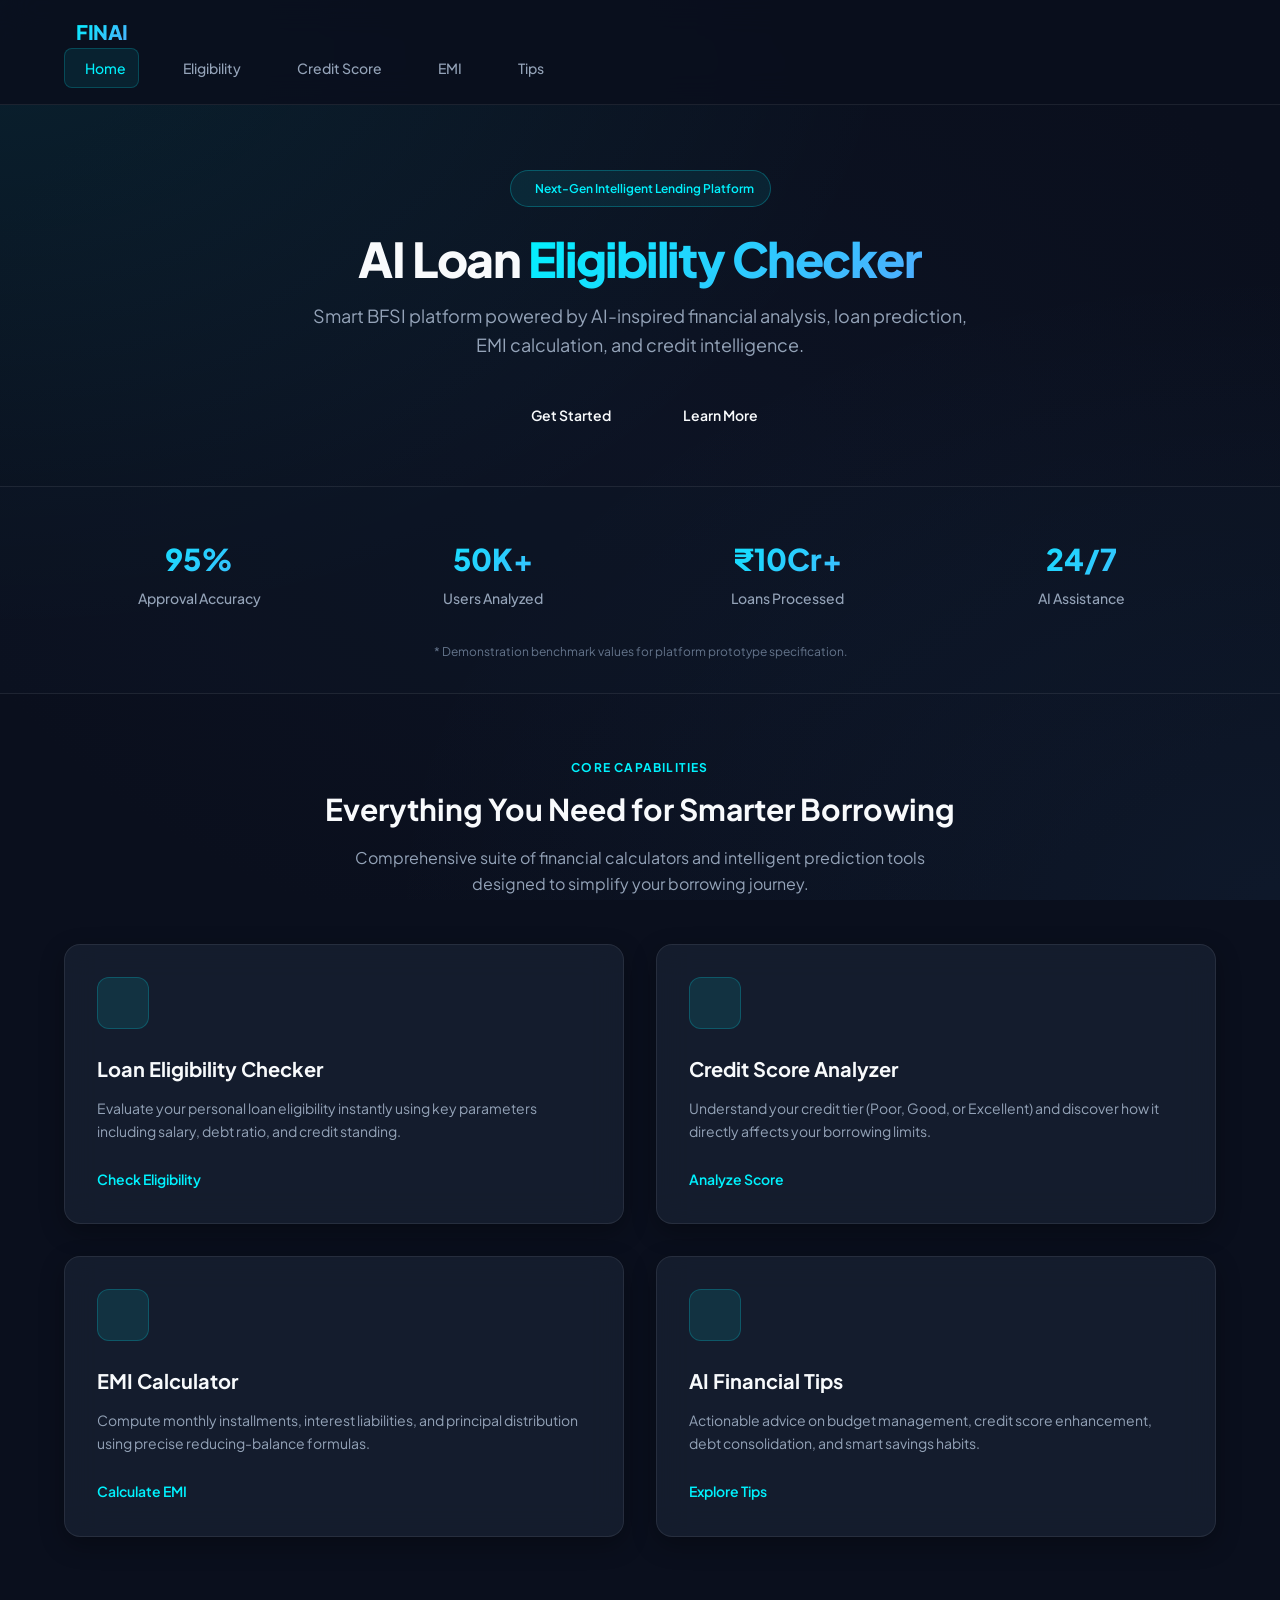
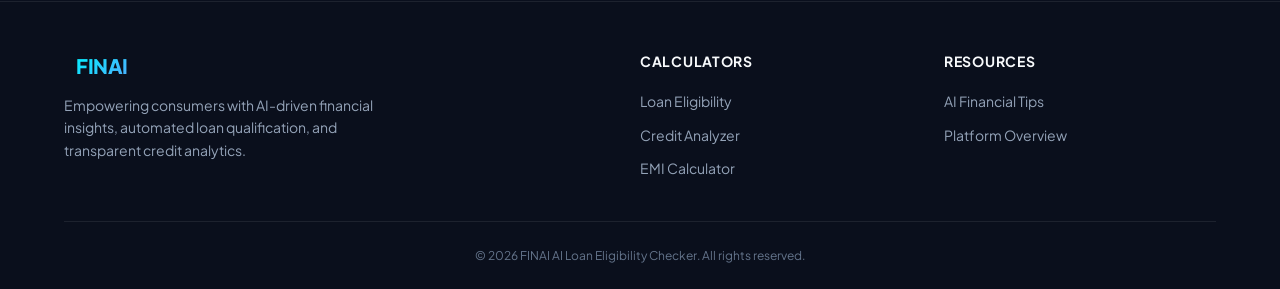
<file: index.html>
﻿<!DOCTYPE html>
<html lang=en>
<head>
  <meta charset=UTF-8>
  <meta name=viewport content=width=device-width, initial-scale=1.0>
  <title>FINAI | AI Loan Eligibility Checker</title>
  
  <!-- Google Fonts -->
  <link rel=preconnect href=https://fonts.googleapis.com>
  <link rel=preconnect href=https://fonts.gstatic.com crossorigin>
  <link href=https://fonts.googleapis.com/css2?family=Plus+Jakarta+Sans:wght@400;500;600;700;800&display=swap rel=stylesheet>
  
  <!-- Font Awesome -->
  <link rel=stylesheet href=https://cdnjs.cloudflare.com/ajax/libs/font-awesome/6.5.1/css/all.min.css>
  
  <!-- Custom Stylesheet -->
  <link rel=stylesheet href=css/style.css>
</head>
<body>
  <div class=page-wrapper>
    <!-- Navigation Bar -->
    <header class=navbar>
      <div class=container nav-container>
        <a href=index.html class=brand-logo>
          <i class=fa-solid fa-shield-halved></i>
          <span>FINAI</span>
        </a>

        <button class=nav-toggle aria-label=Toggle navigation>
          <i class=fa-solid fa-bars></i>
        </button>

        <nav class=nav-menu>
          <a href=index.html class=nav-link><i class=fa-solid fa-house></i> Home</a>
          <a href=eligibility.html class=nav-link><i class=fa-solid fa-calculator></i> Eligibility</a>
          <a href=credit-score.html class=nav-link><i class=fa-solid fa-chart-line></i> Credit Score</a>
          <a href=emi.html class=nav-link><i class=fa-solid fa-receipt></i> EMI</a>
          <a href=tips.html class=nav-link><i class=fa-solid fa-lightbulb></i> Tips</a>
        </nav>
      </div>
    </header>

    <!-- Main Content -->
    <main>
      <!-- Hero Section -->
      <section class=hero>
        <div class=container>
          <div class=hero-badge>
            <i class=fa-solid fa-bolt></i> Next-Gen Intelligent Lending Platform
          </div>
          <h1 class=hero-title>
            AI Loan <span class=gradient-text>Eligibility Checker</span>
          </h1>
          <p class=hero-subtitle>
            Smart BFSI platform powered by AI-inspired financial analysis, loan prediction, EMI calculation, and credit intelligence.
          </p>
          <div class=hero-actions>
            <a href=eligibility.html class=btn btn-primary>
              <i class=fa-solid fa-arrow-right></i> Get Started
            </a>
            <a href=tips.html class=btn btn-secondary>
              <i class=fa-solid fa-circle-info></i> Learn More
            </a>
          </div>
        </div>
      </section>

      <!-- Demonstration Metrics Section -->
      <section class=stats-section>
        <div class=container>
          <div class=stats-grid>
            <div class=stat-card>
              <div class=stat-value>95%</div>
              <div class=stat-label>Approval Accuracy</div>
            </div>
            <div class=stat-card>
              <div class=stat-value>50K+</div>
              <div class=stat-label>Users Analyzed</div>
            </div>
            <div class=stat-card>
              <div class=stat-value>₹10Cr+</div>
              <div class=stat-label>Loans Processed</div>
            </div>
            <div class=stat-card>
              <div class=stat-value>24/7</div>
              <div class=stat-label>AI Assistance</div>
            </div>
          </div>
          <p class=stats-disclaimer>* Demonstration benchmark values for platform prototype specification.</p>
        </div>
      </section>

      <!-- Feature Cards Section -->
      <section class=container>
        <div class=section-header>
          <div class=section-tag>Core Capabilities</div>
          <h2 class=section-title>Everything You Need for Smarter Borrowing</h2>
          <p class=section-desc>Comprehensive suite of financial calculators and intelligent prediction tools designed to simplify your borrowing journey.</p>
        </div>

        <div class=features-grid>
          <!-- Card 1: Loan Eligibility -->
          <div class=glass-card feature-card>
            <div>
              <div class=feature-icon-wrapper>
                <i class=fa-solid fa-hand-holding-dollar></i>
              </div>
              <h3 class=feature-title>Loan Eligibility Checker</h3>
              <p class=feature-desc>
                Evaluate your personal loan eligibility instantly using key parameters including salary, debt ratio, and credit standing.
              </p>
            </div>
            <a href=eligibility.html class=feature-link>
              Check Eligibility <i class=fa-solid fa-chevron-right></i>
            </a>
          </div>

          <!-- Card 2: Credit Score Analyzer -->
          <div class=glass-card feature-card>
            <div>
              <div class=feature-icon-wrapper>
                <i class=fa-solid fa-chart-pie></i>
              </div>
              <h3 class=feature-title>Credit Score Analyzer</h3>
              <p class=feature-desc>
                Understand your credit tier (Poor, Good, or Excellent) and discover how it directly affects your borrowing limits.
              </p>
            </div>
            <a href=credit-score.html class=feature-link>
              Analyze Score <i class=fa-solid fa-chevron-right></i>
            </a>
          </div>

          <!-- Card 3: EMI Calculator -->
          <div class=glass-card feature-card>
            <div>
              <div class=feature-icon-wrapper>
                <i class=fa-solid fa-calculator></i>
              </div>
              <h3 class=feature-title>EMI Calculator</h3>
              <p class=feature-desc>
                Compute monthly installments, interest liabilities, and principal distribution using precise reducing-balance formulas.
              </p>
            </div>
            <a href=emi.html class=feature-link>
              Calculate EMI <i class=fa-solid fa-chevron-right></i>
            </a>
          </div>

          <!-- Card 4: AI Financial Tips -->
          <div class=glass-card feature-card>
            <div>
              <div class=feature-icon-wrapper>
                <i class=fa-solid fa-brain></i>
              </div>
              <h3 class=feature-title>AI Financial Tips</h3>
              <p class=feature-desc>
                Actionable advice on budget management, credit score enhancement, debt consolidation, and smart savings habits.
              </p>
            </div>
            <a href=tips.html class=feature-link>
              Explore Tips <i class=fa-solid fa-chevron-right></i>
            </a>
          </div>
        </div>
      </section>
    </main>

    <!-- Footer -->
    <footer class=footer>
      <div class=container>
        <div class=footer-grid>
          <div>
            <div class=brand-logo>
              <i class=fa-solid fa-shield-halved></i>
              <span>FINAI</span>
            </div>
            <p class=footer-desc>
              Empowering consumers with AI-driven financial insights, automated loan qualification, and transparent credit analytics.
            </p>
          </div>

          <div>
            <h4 class=footer-heading>Calculators</h4>
            <ul class=footer-links>
              <li><a href=eligibility.html>Loan Eligibility</a></li>
              <li><a href=credit-score.html>Credit Analyzer</a></li>
              <li><a href=emi.html>EMI Calculator</a></li>
            </ul>
          </div>

          <div>
            <h4 class=footer-heading>Resources</h4>
            <ul class=footer-links>
              <li><a href=tips.html>AI Financial Tips</a></li>
              <li><a href=index.html>Platform Overview</a></li>
            </ul>
          </div>
        </div>

        <div class=footer-bottom>
          <p>&copy; 2026 FINAI AI Loan Eligibility Checker. All rights reserved.</p>
        </div>
      </div>
    </footer>
  </div>

  <script src=js/script.js></script>
</body>
</html>
</file>
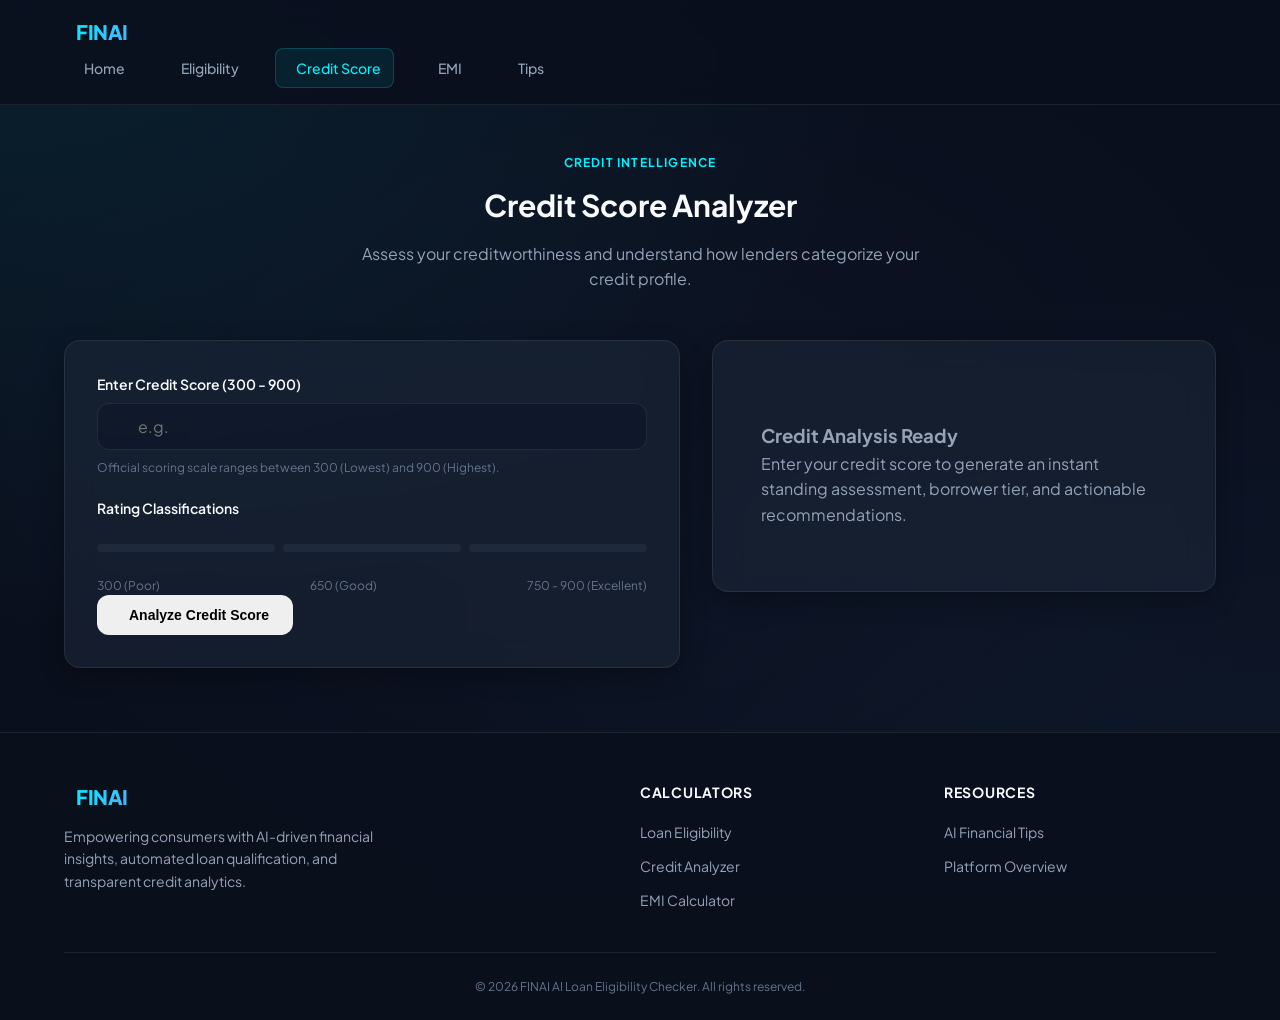
<file: credit-score.html>
﻿<!DOCTYPE html>
<html lang=en>
<head>
  <meta charset=UTF-8>
  <meta name=viewport content=width=device-width, initial-scale=1.0>
  <title>Credit Score Analyzer | FINAI</title>
  
  <!-- Google Fonts -->
  <link rel=preconnect href=https://fonts.googleapis.com>
  <link rel=preconnect href=https://fonts.gstatic.com crossorigin>
  <link href=https://fonts.googleapis.com/css2?family=Plus+Jakarta+Sans:wght@400;500;600;700;800&display=swap rel=stylesheet>
  
  <!-- Font Awesome -->
  <link rel=stylesheet href=https://cdnjs.cloudflare.com/ajax/libs/font-awesome/6.5.1/css/all.min.css>
  
  <!-- Custom Stylesheet -->
  <link rel=stylesheet href=css/style.css>
</head>
<body>
  <div class=page-wrapper>
    <!-- Navigation Bar -->
    <header class=navbar>
      <div class=container nav-container>
        <a href=index.html class=brand-logo>
          <i class=fa-solid fa-shield-halved></i>
          <span>FINAI</span>
        </a>

        <button class=nav-toggle aria-label=Toggle navigation>
          <i class=fa-solid fa-bars></i>
        </button>

        <nav class=nav-menu>
          <a href=index.html class=nav-link><i class=fa-solid fa-house></i> Home</a>
          <a href=eligibility.html class=nav-link><i class=fa-solid fa-calculator></i> Eligibility</a>
          <a href=credit-score.html class=nav-link active><i class=fa-solid fa-chart-line></i> Credit Score</a>
          <a href=emi.html class=nav-link><i class=fa-solid fa-receipt></i> EMI</a>
          <a href=tips.html class=nav-link><i class=fa-solid fa-lightbulb></i> Tips</a>
        </nav>
      </div>
    </header>

    <!-- Main Section -->
    <main class=app-section>
      <div class=container>
        <div class=section-header>
          <div class=section-tag>Credit Intelligence</div>
          <h1 class=section-title>Credit Score Analyzer</h1>
          <p class=section-desc>Assess your creditworthiness and understand how lenders categorize your credit profile.</p>
        </div>

        <div class=calculator-layout>
          <!-- Input Form Panel -->
          <div class=glass-card>
            <form id=credit-score-form>
              <div class=form-group>
                <label for=credit-score-input class=form-label>Enter Credit Score (300 - 900)</label>
                <div class=form-input-wrapper>
                  <i class=fa-solid fa-gauge-high form-input-icon></i>
                  <input type=number id=credit-score-input class=form-input placeholder=e.g. 780 min=300 max=900 required>
                </div>
                <div class=form-helper>Official scoring scale ranges between 300 (Lowest) and 900 (Highest).</div>
              </div>

              <!-- Score Classification Visual Guide -->
              <div style=margin-top: 24px;>
                <label class=form-label>Rating Classifications</label>
                <div class=score-scale>
                  <div class=score-bar poor title=300 - 649: Poor></div>
                  <div class=score-bar good title=650 - 749: Good></div>
                  <div class=score-bar excellent title=750 - 900: Excellent></div>
                </div>
                <div class=score-legend>
                  <span>300 (Poor)</span>
                  <span>650 (Good)</span>
                  <span>750 - 900 (Excellent)</span>
                </div>
              </div>

              <button type=submit class=btn btn-primary btn-block style=margin-top: 28px;>
                <i class=fa-solid fa-magnifying-glass-chart></i> Analyze Credit Score
              </button>
            </form>
          </div>

          <!-- Result Panel -->
          <div class=glass-card result-box>
            <!-- Initial Empty State -->
            <div id=result-placeholder class=result-placeholder>
              <i class=fa-solid fa-chart-simple></i>
              <h3>Credit Analysis Ready</h3>
              <p>Enter your credit score to generate an instant standing assessment, borrower tier, and actionable recommendations.</p>
            </div>

            <!-- Result Content State -->
            <div id=result-content class=result-content>
              <div id=credit-status-badge class=result-badge badge-success>Excellent</div>
              <div class=result-detail-label>Your Credit Score</div>
              <div id=display-score class=result-metric-large>780</div>
              
              <div class=glass-panel style=margin: 16px 0; text-align: left;>
                <h4 style=font-size: 0.875rem; color: var(--accent-cyan); margin-bottom: 6px;>
                  <i class=fa-solid fa-circle-info></i> Assessment
                </h4>
                <p id=credit-assessment style=font-size: 0.875rem; color: var(--text-secondary);></p>
              </div>

              <div class=glass-panel style=margin-bottom: 20px; text-align: left;>
                <h4 style=font-size: 0.875rem; color: var(--accent-cyan); margin-bottom: 6px;>
                  <i class=fa-solid fa-lightbulb></i> Recommended Action
                </h4>
                <p id=credit-advice style=font-size: 0.875rem; color: var(--text-secondary);></p>
              </div>

              <a href=eligibility.html class=btn btn-secondary btn-block>
                <i class=fa-solid fa-calculator></i> Check Loan Eligibility Now
              </a>
            </div>
          </div>
        </div>
      </div>
    </main>

    <!-- Footer -->
    <footer class=footer>
      <div class=container>
        <div class=footer-grid>
          <div>
            <div class=brand-logo>
              <i class=fa-solid fa-shield-halved></i>
              <span>FINAI</span>
            </div>
            <p class=footer-desc>
              Empowering consumers with AI-driven financial insights, automated loan qualification, and transparent credit analytics.
            </p>
          </div>
          <div>
            <h4 class=footer-heading>Calculators</h4>
            <ul class=footer-links>
              <li><a href=eligibility.html>Loan Eligibility</a></li>
              <li><a href=credit-score.html>Credit Analyzer</a></li>
              <li><a href=emi.html>EMI Calculator</a></li>
            </ul>
          </div>
          <div>
            <h4 class=footer-heading>Resources</h4>
            <ul class=footer-links>
              <li><a href=tips.html>AI Financial Tips</a></li>
              <li><a href=index.html>Platform Overview</a></li>
            </ul>
          </div>
        </div>
        <div class=footer-bottom>
          <p>&copy; 2026 FINAI AI Loan Eligibility Checker. All rights reserved.</p>
        </div>
      </div>
    </footer>
  </div>

  <script src=js/script.js></script>
  <script src=js/credit-score.js></script>
</body>
</html>
</file>
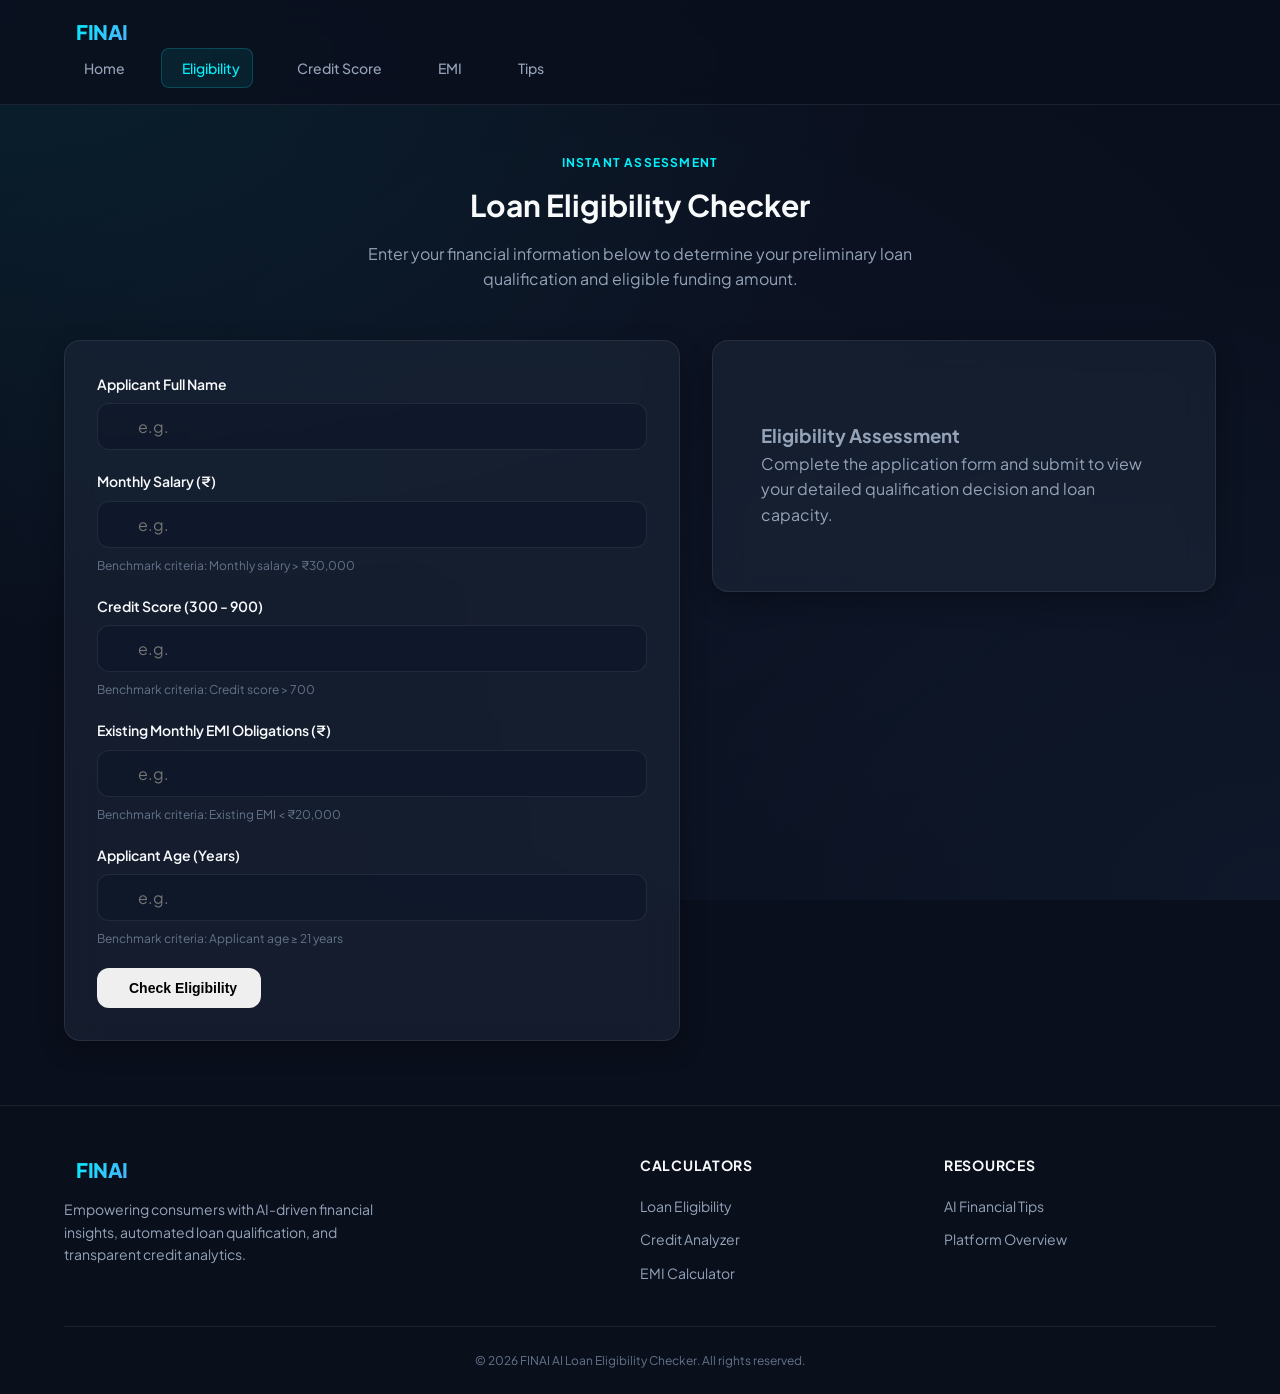
<file: eligibility.html>
<!DOCTYPE html>
<html lang=en>
<head>
  <meta charset=UTF-8>
  <meta name=viewport content=width=device-width, initial-scale=1.0>
  <title>Loan Eligibility Checker | FINAI</title>
  
  <!-- Google Fonts -->
  <link rel=preconnect href=https://fonts.googleapis.com>
  <link rel=preconnect href=https://fonts.gstatic.com crossorigin>
  <link href=https://fonts.googleapis.com/css2?family=Plus+Jakarta+Sans:wght@400;500;600;700;800&display=swap rel=stylesheet>
  
  <!-- Font Awesome -->
  <link rel=stylesheet href=https://cdnjs.cloudflare.com/ajax/libs/font-awesome/6.5.1/css/all.min.css>
  
  <!-- Custom Stylesheet -->
  <link rel=stylesheet href=css/style.css>
</head>
<body>
  <div class=page-wrapper>
    <!-- Navigation Bar -->
    <header class=navbar>
      <div class=container nav-container>
        <a href=index.html class=brand-logo>
          <i class=fa-solid fa-shield-halved></i>
          <span>FINAI</span>
        </a>

        <button class=nav-toggle aria-label=Toggle navigation>
          <i class=fa-solid fa-bars></i>
        </button>

        <nav class=nav-menu>
          <a href=index.html class=nav-link><i class=fa-solid fa-house></i> Home</a>
          <a href=eligibility.html class=nav-link active><i class=fa-solid fa-calculator></i> Eligibility</a>
          <a href=credit-score.html class=nav-link><i class=fa-solid fa-chart-line></i> Credit Score</a>
          <a href=emi.html class=nav-link><i class=fa-solid fa-receipt></i> EMI</a>
          <a href=tips.html class=nav-link><i class=fa-solid fa-lightbulb></i> Tips</a>
        </nav>
      </div>
    </header>

    <!-- Main Section -->
    <main class=app-section>
      <div class=container>
        <div class=section-header>
          <div class=section-tag>Instant Assessment</div>
          <h1 class=section-title>Loan Eligibility Checker</h1>
          <p class=section-desc>Enter your financial information below to determine your preliminary loan qualification and eligible funding amount.</p>
        </div>

        <div class=calculator-layout>
          <!-- Input Form Panel -->
          <div class=glass-card>
            <form id=eligibility-form>
              <!-- Applicant Name -->
              <div class=form-group>
                <label for=applicant-name class=form-label>Applicant Full Name</label>
                <div class=form-input-wrapper>
                  <i class=fa-solid fa-user form-input-icon></i>
                  <input type=text id=applicant-name class=form-input placeholder=e.g. John Doe required>
                </div>
              </div>

              <!-- Monthly Salary -->
              <div class=form-group>
                <label for=monthly-salary class=form-label>Monthly Salary (₹)</label>
                <div class=form-input-wrapper>
                  <i class=fa-solid fa-indian-rupee-sign form-input-icon></i>
                  <input type=number id=monthly-salary class=form-input placeholder=e.g. 45000 min=0 required>
                </div>
                <div class=form-helper>Benchmark criteria: Monthly salary &gt; ₹30,000</div>
              </div>

              <!-- Credit Score -->
              <div class=form-group>
                <label for=credit-score class=form-label>Credit Score (300 - 900)</label>
                <div class=form-input-wrapper>
                  <i class=fa-solid fa-gauge-high form-input-icon></i>
                  <input type=number id=credit-score class=form-input placeholder=e.g. 750 min=300 max=900 required>
                </div>
                <div class=form-helper>Benchmark criteria: Credit score &gt; 700</div>
              </div>

              <!-- Existing EMI Obligations -->
              <div class=form-group>
                <label for=existing-emi class=form-label>Existing Monthly EMI Obligations (₹)</label>
                <div class=form-input-wrapper>
                  <i class=fa-solid fa-money-bill-wave form-input-icon></i>
                  <input type=number id=existing-emi class=form-input placeholder=e.g. 8000 min=0 required>
                </div>
                <div class=form-helper>Benchmark criteria: Existing EMI &lt; ₹20,000</div>
              </div>

              <!-- Applicant Age -->
              <div class=form-group>
                <label for=applicant-age class=form-label>Applicant Age (Years)</label>
                <div class=form-input-wrapper>
                  <i class=fa-solid fa-cake-candles form-input-icon></i>
                  <input type=number id=applicant-age class=form-input placeholder=e.g. 28 min=18 max=100 required>
                </div>
                <div class=form-helper>Benchmark criteria: Applicant age &ge; 21 years</div>
              </div>

              <button type=submit class=btn btn-primary btn-block style=margin-top: 24px;>
                <i class=fa-solid fa-circle-check></i> Check Eligibility
              </button>
            </form>
          </div>

          <!-- Results Panel -->
          <div class=glass-card result-box>
            <!-- Initial Empty State -->
            <div id=result-placeholder class=result-placeholder>
              <i class=fa-solid fa-file-invoice-dollar></i>
              <h3>Eligibility Assessment</h3>
              <p>Complete the application form and submit to view your detailed qualification decision and loan capacity.</p>
            </div>

            <!-- Result Content State -->
            <div id=result-content class=result-content>
              <div id=eligibility-status class=result-badge badge-success>Eligible for Loan</div>
              <div class=result-detail-label>Maximum Eligible Loan Amount</div>
              <div id=eligible-amount class=result-metric-large>₹9,00,000</div>
              
              <p id=eligibility-reason style=font-size: 0.875rem; color: var(--text-secondary); margin: 16px 0;></p>

              <div class="result-details-list">
                <div class="result-detail-item">
                  <span class="result-detail-label">Applicant</span>
                  <span id="res-applicant-name" class="result-detail-value">-</span>
                </div>
                <div class="result-detail-item">
                  <span class="result-detail-label">Monthly Salary</span>
                  <span id="res-salary" class="result-detail-value">-</span>
                </div>
                <div class="result-detail-item">
                  <span class="result-detail-label">Credit Score</span>
                  <span id="res-credit-score" class="result-detail-value">-</span>
                </div>
                <div class="result-detail-item">
                  <span class="result-detail-label">Existing EMI</span>
                  <span id="res-emi" class="result-detail-value">-</span>
                </div>
                <div class="result-detail-item">
                  <span class="result-detail-label">Applicant Age</span>
                  <span id="res-age" class="result-detail-value">-</span>
                </div>
              </div>

              <!-- Secondary Sync Status -->
              <div id="sheets-sync-status" style="display: none; margin-top: 14px; font-size: 0.75rem; color: var(--text-muted); text-align: center;">
                <i class="fa-solid fa-cloud-arrow-up"></i> <span id="sheets-sync-message">Record saved</span>
              </div>

              <a href="emi.html" class="btn btn-secondary btn-block" style="margin-top: 16px;">
                <i class="fa-solid fa-calculator"></i> Calculate Repayment EMI
              </a>
            </div>
          </div>
        </div>
      </div>
    </main>

    <!-- Footer -->
    <footer class=footer>
      <div class=container>
        <div class=footer-grid>
          <div>
            <div class=brand-logo>
              <i class=fa-solid fa-shield-halved></i>
              <span>FINAI</span>
            </div>
            <p class=footer-desc>
              Empowering consumers with AI-driven financial insights, automated loan qualification, and transparent credit analytics.
            </p>
          </div>
          <div>
            <h4 class=footer-heading>Calculators</h4>
            <ul class=footer-links>
              <li><a href=eligibility.html>Loan Eligibility</a></li>
              <li><a href=credit-score.html>Credit Analyzer</a></li>
              <li><a href=emi.html>EMI Calculator</a></li>
            </ul>
          </div>
          <div>
            <h4 class=footer-heading>Resources</h4>
            <ul class=footer-links>
              <li><a href=tips.html>AI Financial Tips</a></li>
              <li><a href=index.html>Platform Overview</a></li>
            </ul>
          </div>
        </div>
        <div class=footer-bottom>
          <p>&copy; 2026 FINAI AI Loan Eligibility Checker. All rights reserved.</p>
        </div>
      </div>
    </footer>
  </div>

  <script src="js/config.js"></script>
  <script src="js/script.js"></script>
  <script src="js/sheets.js"></script>
  <script src="js/ai.js"></script>
  <script src="js/eligibility.js"></script>
</body>
</html>
</file>
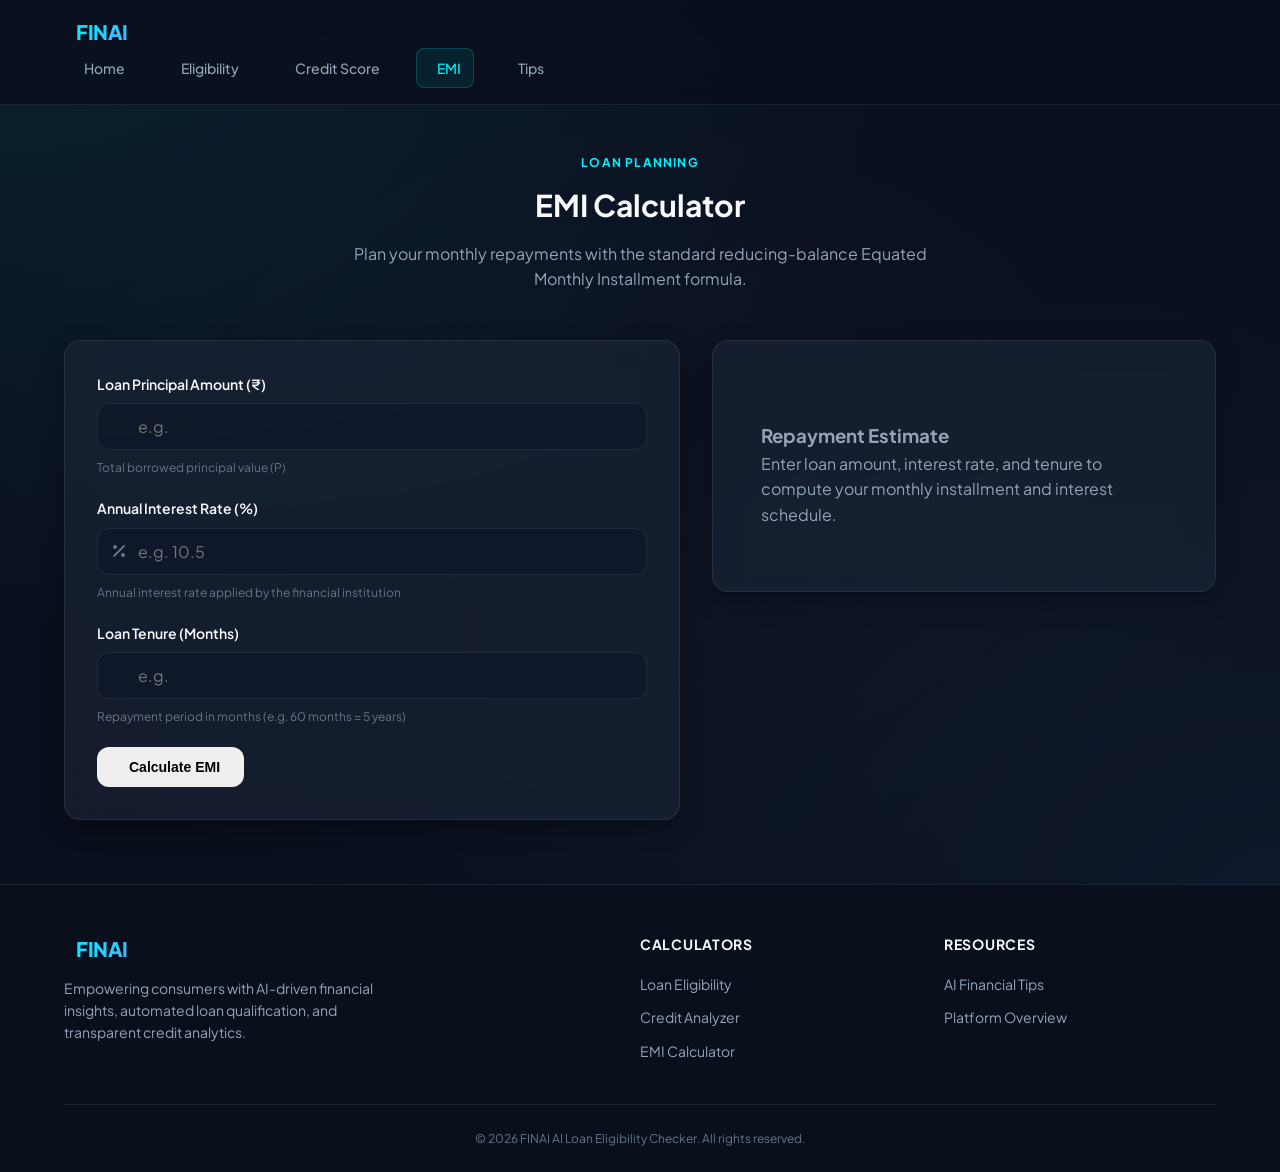
<file: emi.html>
<!DOCTYPE html>
<html lang=en>
<head>
  <meta charset=UTF-8>
  <meta name=viewport content=width=device-width, initial-scale=1.0>
  <title>EMI Calculator | FINAI</title>
  
  <!-- Google Fonts -->
  <link rel=preconnect href=https://fonts.googleapis.com>
  <link rel=preconnect href=https://fonts.gstatic.com crossorigin>
  <link href=https://fonts.googleapis.com/css2?family=Plus+Jakarta+Sans:wght@400;500;600;700;800&display=swap rel=stylesheet>
  
  <!-- Font Awesome -->
  <link rel=stylesheet href=https://cdnjs.cloudflare.com/ajax/libs/font-awesome/6.5.1/css/all.min.css>
  
  <!-- Custom Stylesheet -->
  <link rel=stylesheet href=css/style.css>
</head>
<body>
  <div class=page-wrapper>
    <!-- Navigation Bar -->
    <header class=navbar>
      <div class=container nav-container>
        <a href=index.html class=brand-logo>
          <i class=fa-solid fa-shield-halved></i>
          <span>FINAI</span>
        </a>

        <button class=nav-toggle aria-label=Toggle navigation>
          <i class=fa-solid fa-bars></i>
        </button>

        <nav class=nav-menu>
          <a href=index.html class=nav-link><i class=fa-solid fa-house></i> Home</a>
          <a href=eligibility.html class=nav-link><i class=fa-solid fa-calculator></i> Eligibility</a>
          <a href=credit-score.html class=nav-link><i class=fa-solid fa-chart-line></i> Credit Score</a>
          <a href=emi.html class=nav-link active><i class=fa-solid fa-receipt></i> EMI</a>
          <a href=tips.html class=nav-link><i class=fa-solid fa-lightbulb></i> Tips</a>
        </nav>
      </div>
    </header>

    <!-- Main Section -->
    <main class=app-section>
      <div class=container>
        <div class=section-header>
          <div class=section-tag>Loan Planning</div>
          <h1 class=section-title>EMI Calculator</h1>
          <p class=section-desc>Plan your monthly repayments with the standard reducing-balance Equated Monthly Installment formula.</p>
        </div>

        <div class=calculator-layout>
          <!-- Input Form Panel -->
          <div class=glass-card>
            <form id=emi-form>
              <!-- Loan Amount -->
              <div class=form-group>
                <label for=loan-amount class=form-label>Loan Principal Amount (₹)</label>
                <div class=form-input-wrapper>
                  <i class=fa-solid fa-indian-rupee-sign form-input-icon></i>
                  <input type=number id=loan-amount class=form-input placeholder=e.g. 500000 min=1000 required>
                </div>
                <div class=form-helper>Total borrowed principal value (P)</div>
              </div>

              <!-- Annual Interest Rate -->
              <div class="form-group">
                <label for="interest-rate" class="form-label">Annual Interest Rate (%)</label>
                <div class="form-input-wrapper">
                  <i class="fa-solid fa-percent form-input-icon"></i>
                  <input type="number" step="0.01" id="interest-rate" class="form-input" placeholder="e.g. 10.5" min="0" max="50" required>
                </div>
                <div class="form-helper">Annual interest rate applied by the financial institution</div>
              </div>

              <!-- Loan Tenure -->
              <div class=form-group>
                <label for=loan-tenure class=form-label>Loan Tenure (Months)</label>
                <div class=form-input-wrapper>
                  <i class=fa-solid fa-calendar-days form-input-icon></i>
                  <input type=number id=loan-tenure class=form-input placeholder=e.g. 60 min=1 max=360 required>
                </div>
                <div class=form-helper>Repayment period in months (e.g. 60 months = 5 years)</div>
              </div>

              <button type=submit class=btn btn-primary btn-block style=margin-top: 24px;>
                <i class=fa-solid fa-calculator></i> Calculate EMI
              </button>
            </form>
          </div>

          <!-- Results Panel -->
          <div class=glass-card result-box>
            <!-- Initial Empty State -->
            <div id=result-placeholder class=result-placeholder>
              <i class=fa-solid fa-calculator></i>
              <h3>Repayment Estimate</h3>
              <p>Enter loan amount, interest rate, and tenure to compute your monthly installment and interest schedule.</p>
            </div>

            <!-- Result Content State -->
            <div id=result-content class=result-content>
              <div class=result-badge badge-success>Calculated Installment</div>
              <div class=result-detail-label>Monthly EMI Payment</div>
              <div id=res-emi-amount class=result-metric-large>₹0</div>

              <div class=result-details-list>
                <div class=result-detail-item>
                  <span class=result-detail-label>Principal Amount</span>
                  <span id=res-principal class=result-detail-value>₹0</span>
                </div>
                <div class=result-detail-item>
                  <span class=result-detail-label>Total Interest Payable</span>
                  <span id=res-total-interest class=result-detail-value>₹0</span>
                </div>
                <div class=result-detail-item>
                  <span class=result-detail-label>Total Amount Payable</span>
                  <span id=res-total-payable class=result-detail-value>₹0</span>
                </div>
                <div class=result-detail-item>
                  <span class=result-detail-label>Tenure Duration</span>
                  <span id=res-tenure-months class=result-detail-value>0 Months</span>
                </div>
              </div>

              <a href=tips.html class=btn btn-secondary btn-block style=margin-top: 20px;>
                <i class=fa-solid fa-lightbulb></i> View EMI Optimization Tips
              </a>
            </div>
          </div>
        </div>
      </div>
    </main>

    <!-- Footer -->
    <footer class=footer>
      <div class=container>
        <div class=footer-grid>
          <div>
            <div class=brand-logo>
              <i class=fa-solid fa-shield-halved></i>
              <span>FINAI</span>
            </div>
            <p class=footer-desc>
              Empowering consumers with AI-driven financial insights, automated loan qualification, and transparent credit analytics.
            </p>
          </div>
          <div>
            <h4 class=footer-heading>Calculators</h4>
            <ul class=footer-links>
              <li><a href=eligibility.html>Loan Eligibility</a></li>
              <li><a href=credit-score.html>Credit Analyzer</a></li>
              <li><a href=emi.html>EMI Calculator</a></li>
            </ul>
          </div>
          <div>
            <h4 class=footer-heading>Resources</h4>
            <ul class=footer-links>
              <li><a href=tips.html>AI Financial Tips</a></li>
              <li><a href=index.html>Platform Overview</a></li>
            </ul>
          </div>
        </div>
        <div class=footer-bottom>
          <p>&copy; 2026 FINAI AI Loan Eligibility Checker. All rights reserved.</p>
        </div>
      </div>
    </footer>
  </div>

  <script src=js/script.js></script>
  <script src=js/emi.js></script>
</body>
</html>
</file>
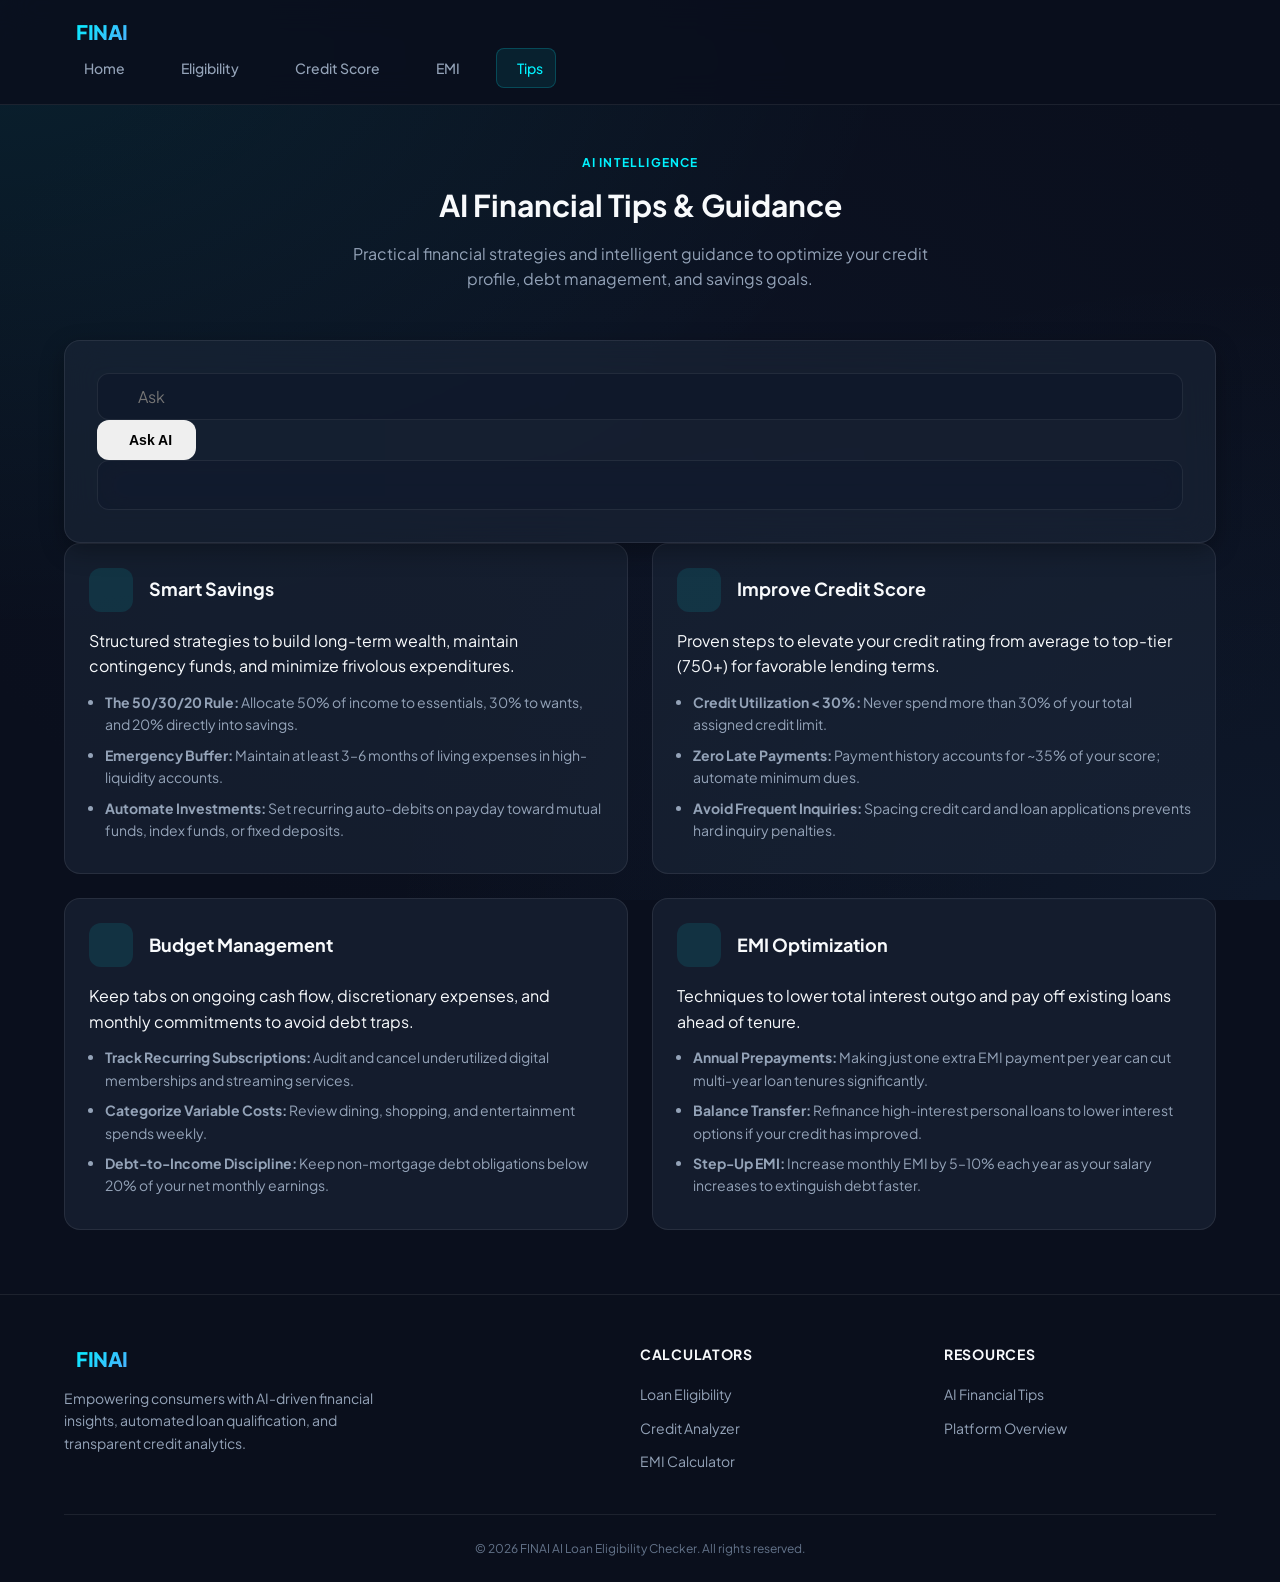
<file: tips.html>
<!DOCTYPE html>
<html lang=en>
<head>
  <meta charset=UTF-8>
  <meta name=viewport content=width=device-width, initial-scale=1.0>
  <title>AI Financial Tips & Guidance | FINAI</title>
  
  <!-- Google Fonts -->
  <link rel=preconnect href=https://fonts.googleapis.com>
  <link rel=preconnect href=https://fonts.gstatic.com crossorigin>
  <link href=https://fonts.googleapis.com/css2?family=Plus+Jakarta+Sans:wght@400;500;600;700;800&display=swap rel=stylesheet>
  
  <!-- Font Awesome -->
  <link rel=stylesheet href=https://cdnjs.cloudflare.com/ajax/libs/font-awesome/6.5.1/css/all.min.css>
  
  <!-- Custom Stylesheet -->
  <link rel=stylesheet href=css/style.css>
</head>
<body>
  <div class=page-wrapper>
    <!-- Navigation Bar -->
    <header class=navbar>
      <div class=container nav-container>
        <a href=index.html class=brand-logo>
          <i class=fa-solid fa-shield-halved></i>
          <span>FINAI</span>
        </a>

        <button class=nav-toggle aria-label=Toggle navigation>
          <i class=fa-solid fa-bars></i>
        </button>

        <nav class=nav-menu>
          <a href=index.html class=nav-link><i class=fa-solid fa-house></i> Home</a>
          <a href=eligibility.html class=nav-link><i class=fa-solid fa-calculator></i> Eligibility</a>
          <a href=credit-score.html class=nav-link><i class=fa-solid fa-chart-line></i> Credit Score</a>
          <a href=emi.html class=nav-link><i class=fa-solid fa-receipt></i> EMI</a>
          <a href=tips.html class=nav-link active><i class=fa-solid fa-lightbulb></i> Tips</a>
        </nav>
      </div>
    </header>

    <!-- Main Section -->
    <main class=app-section>
      <div class=container>
        <div class=section-header>
          <div class=section-tag>AI Intelligence</div>
          <h1 class=section-title>AI Financial Tips & Guidance</h1>
          <p class=section-desc>Practical financial strategies and intelligent guidance to optimize your credit profile, debt management, and savings goals.</p>
        </div>

        <!-- Interactive AI Prompt Box (Milestone Placeholder) -->
        <div class=glass-card style=margin-bottom: 40px;>
          <div style=display: flex; gap: 12px; flex-wrap: wrap; align-items: center;>
            <div style=flex: 1; min-width: 260px; class=form-input-wrapper>
              <i class=fa-solid fa-wand-magic-sparkles form-input-icon></i>
              <input type=text id=ai-prompt-input class=form-input placeholder=Ask AI: e.g. How can I boost my credit score by 50 points in 3 months?>
            </div>
            <button type=button id=ai-ask-btn class=btn btn-primary>
              <i class=fa-solid fa-paper-plane></i> Ask AI
            </button>
          </div>
          <div id=ai-response-box class=glass-panel style=margin-top: 16px; display: none;></div>
        </div>

        <!-- 4 Core Financial Guidance Categories -->
        <div class=tips-grid>
          <!-- Card 1: Smart Savings -->
          <div class=tip-card>
            <div class=tip-header>
              <div class=tip-icon>
                <i class=fa-solid fa-piggy-bank></i>
              </div>
              <h3 class=tip-title>Smart Savings</h3>
            </div>
            <p style=font-size: 0.875rem; color: var(--text-secondary);>
              Structured strategies to build long-term wealth, maintain contingency funds, and minimize frivolous expenditures.
            </p>
            <ul class=tip-points>
              <li><strong>The 50/30/20 Rule:</strong> Allocate 50% of income to essentials, 30% to wants, and 20% directly into savings.</li>
              <li><strong>Emergency Buffer:</strong> Maintain at least 3–6 months of living expenses in high-liquidity accounts.</li>
              <li><strong>Automate Investments:</strong> Set recurring auto-debits on payday toward mutual funds, index funds, or fixed deposits.</li>
            </ul>
          </div>

          <!-- Card 2: Improve Credit Score -->
          <div class=tip-card>
            <div class=tip-header>
              <div class=tip-icon>
                <i class=fa-solid fa-chart-line></i>
              </div>
              <h3 class=tip-title>Improve Credit Score</h3>
            </div>
            <p style=font-size: 0.875rem; color: var(--text-secondary);>
              Proven steps to elevate your credit rating from average to top-tier (750+) for favorable lending terms.
            </p>
            <ul class=tip-points>
              <li><strong>Credit Utilization &lt; 30%:</strong> Never spend more than 30% of your total assigned credit limit.</li>
              <li><strong>Zero Late Payments:</strong> Payment history accounts for ~35% of your score; automate minimum dues.</li>
              <li><strong>Avoid Frequent Inquiries:</strong> Spacing credit card and loan applications prevents hard inquiry penalties.</li>
            </ul>
          </div>

          <!-- Card 3: Budget Management -->
          <div class=tip-card>
            <div class=tip-header>
              <div class=tip-icon>
                <i class=fa-solid fa-wallet></i>
              </div>
              <h3 class=tip-title>Budget Management</h3>
            </div>
            <p style=font-size: 0.875rem; color: var(--text-secondary);>
              Keep tabs on ongoing cash flow, discretionary expenses, and monthly commitments to avoid debt traps.
            </p>
            <ul class=tip-points>
              <li><strong>Track Recurring Subscriptions:</strong> Audit and cancel underutilized digital memberships and streaming services.</li>
              <li><strong>Categorize Variable Costs:</strong> Review dining, shopping, and entertainment spends weekly.</li>
              <li><strong>Debt-to-Income Discipline:</strong> Keep non-mortgage debt obligations below 20% of your net monthly earnings.</li>
            </ul>
          </div>

          <!-- Card 4: EMI Optimization -->
          <div class=tip-card>
            <div class=tip-header>
              <div class=tip-icon>
                <i class=fa-solid fa-sliders></i>
              </div>
              <h3 class=tip-title>EMI Optimization</h3>
            </div>
            <p style=font-size: 0.875rem; color: var(--text-secondary);>
              Techniques to lower total interest outgo and pay off existing loans ahead of tenure.
            </p>
            <ul class=tip-points>
              <li><strong>Annual Prepayments:</strong> Making just one extra EMI payment per year can cut multi-year loan tenures significantly.</li>
              <li><strong>Balance Transfer:</strong> Refinance high-interest personal loans to lower interest options if your credit has improved.</li>
              <li><strong>Step-Up EMI:</strong> Increase monthly EMI by 5–10% each year as your salary increases to extinguish debt faster.</li>
            </ul>
          </div>
        </div>
      </div>
    </main>

    <!-- Footer -->
    <footer class=footer>
      <div class=container>
        <div class=footer-grid>
          <div>
            <div class=brand-logo>
              <i class=fa-solid fa-shield-halved></i>
              <span>FINAI</span>
            </div>
            <p class=footer-desc>
              Empowering consumers with AI-driven financial insights, automated loan qualification, and transparent credit analytics.
            </p>
          </div>
          <div>
            <h4 class=footer-heading>Calculators</h4>
            <ul class=footer-links>
              <li><a href=eligibility.html>Loan Eligibility</a></li>
              <li><a href=credit-score.html>Credit Analyzer</a></li>
              <li><a href=emi.html>EMI Calculator</a></li>
            </ul>
          </div>
          <div>
            <h4 class=footer-heading>Resources</h4>
            <ul class=footer-links>
              <li><a href=tips.html>AI Financial Tips</a></li>
              <li><a href=index.html>Platform Overview</a></li>
            </ul>
          </div>
        </div>
        <div class=footer-bottom>
          <p>&copy; 2026 FINAI AI Loan Eligibility Checker. All rights reserved.</p>
        </div>
      </div>
    </footer>
  </div>

  <script src="js/config.js"></script>
  <script src="js/script.js"></script>
  <script src="js/ai.js"></script>
</body>
</html>
</file>
